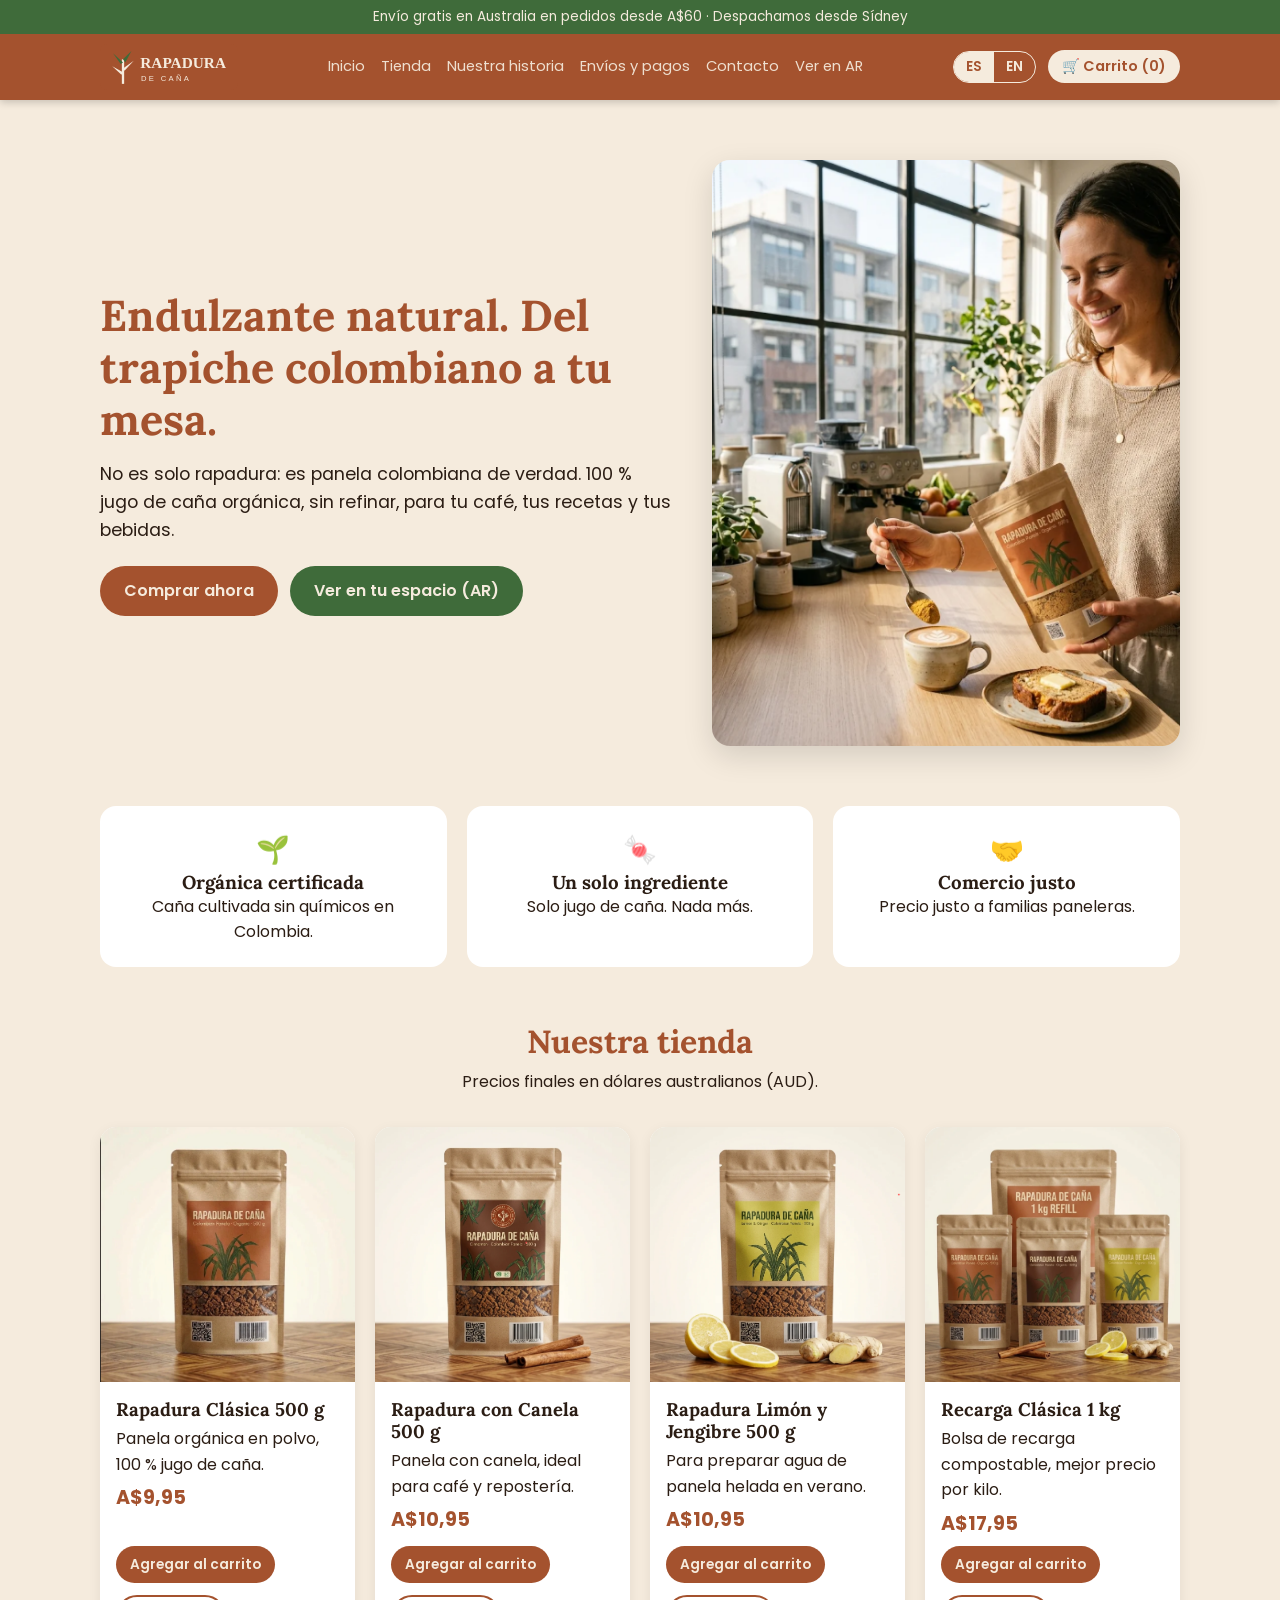
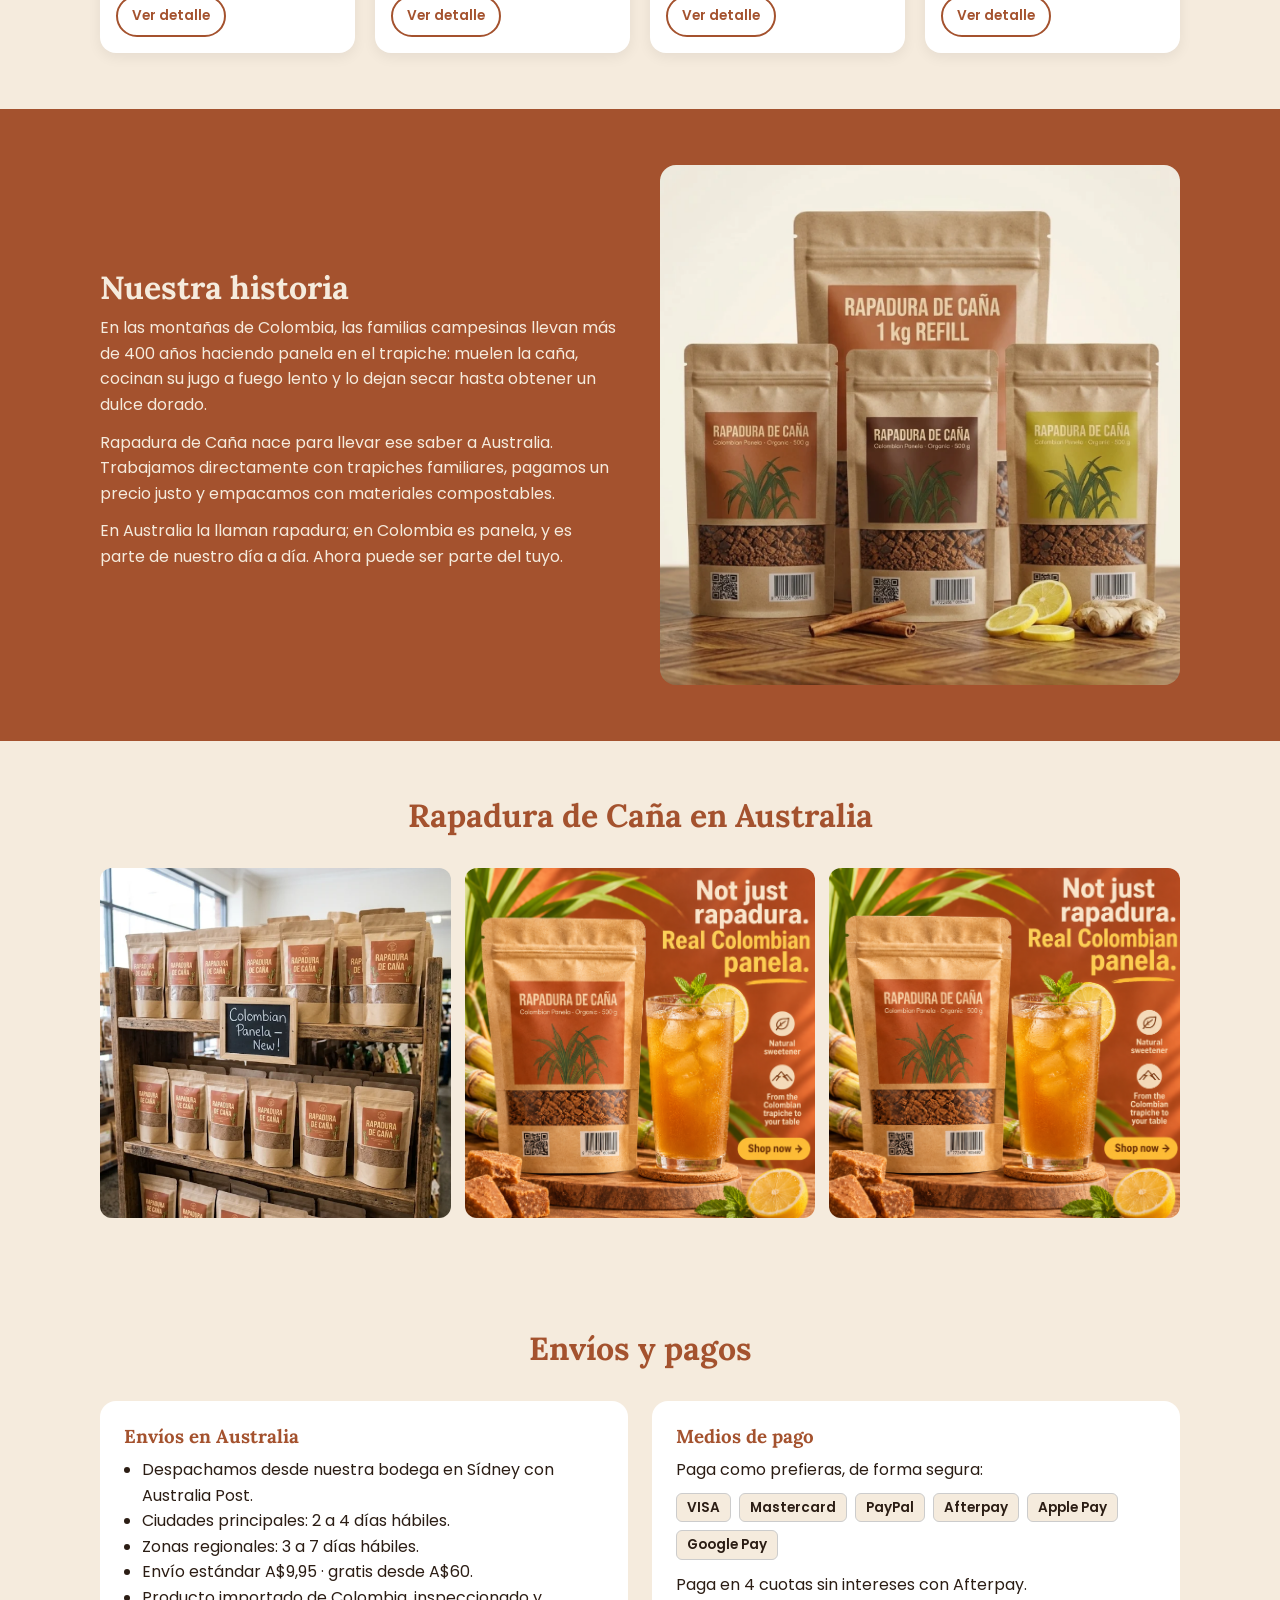
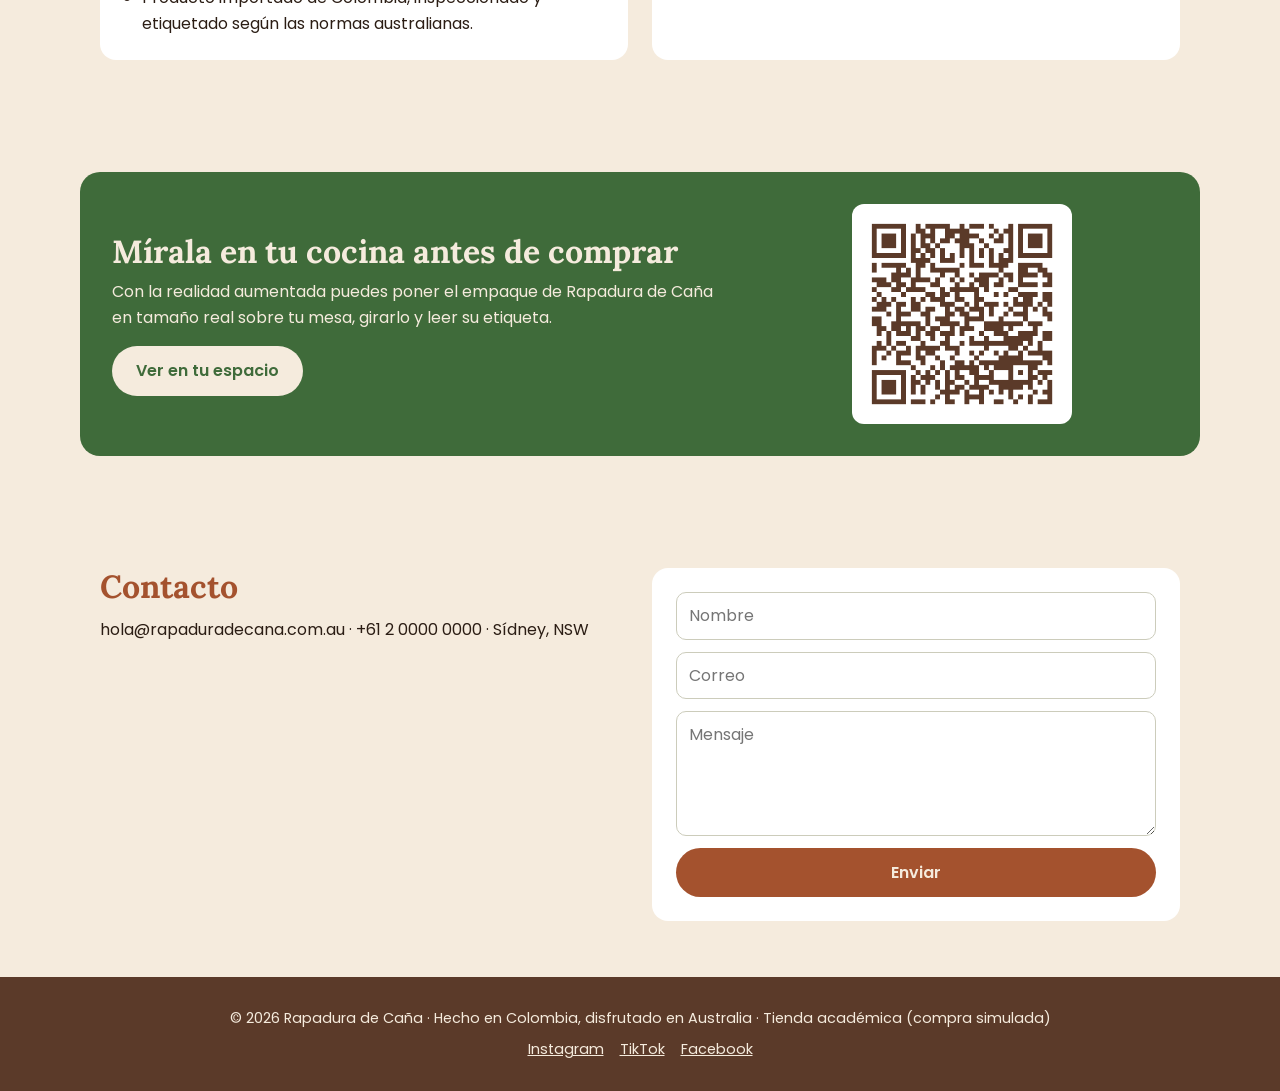
<file: index.html>
<!DOCTYPE html><html lang="es"><head><meta charset="utf-8"><meta name="viewport" content="width=device-width,initial-scale=1"><link rel="preconnect" href="https://fonts.googleapis.com"><link href="https://fonts.googleapis.com/css2?family=Lora:wght@500;700&family=Poppins:wght@300;400;600;700&display=swap" rel="stylesheet"><link rel="stylesheet" href="styles.css"><link rel="icon" href="logo.svg"><title>Rapadura de Caña · Colombian Panela</title></head><body>
<header id="hdr"></header>
<main>
<div class="wrap hero" id="inicio">
  <div>
    <h1 data-i="hero_t"></h1>
    <p data-i="hero_p"></p>
    <div class="btns"><a class="btn" href="#tienda" data-i="hero_cta"></a><a class="btn alt" href="ar.html" data-i="hero_ar"></a></div>
  </div>
  <img src="3-uso.png" alt="Rapadura de Caña" onerror="this.onerror=null;this.src='pack.png'">
</div>
<div class="wrap vals">
  <div class="val"><b>🌱</b><h3 data-i="v1"></h3><p data-i="v1d"></p></div>
  <div class="val"><b>🍬</b><h3 data-i="v2"></h3><p data-i="v2d"></p></div>
  <div class="val"><b>🤝</b><h3 data-i="v3"></h3><p data-i="v3d"></p></div>
</div>
<section id="tienda"><div class="wrap">
  <h2 data-i="shop_t"></h2><p class="sub" data-i="shop_p"></p>
  <div class="grid" id="grid"></div>
</div></section>
<section class="band" id="historia"><div class="wrap story">
  <div><h2 data-i="story_t" style="text-align:left"></h2><p data-i="story_p1"></p><p data-i="story_p2"></p><p data-i="story_p3"></p></div>
  <img src="2-linea.png" alt="Rapadura de Caña" onerror="this.onerror=null;this.src='pack.png'">
</div></section>
<section><div class="wrap">
  <h2 data-i="gal_t"></h2><p class="sub"></p>
  <div class="gallery">
    <img src="4-punto-venta.png" alt="" onerror="this.onerror=null;this.src='pack.png'">
    <img src="5-unboxing.png" alt="" onerror="this.onerror=null;this.src='pack.png'">
    <img src="6-anuncio.png" alt="" onerror="this.onerror=null;this.src='pack.png'">
  </div>
</div></section>
<section id="envios"><div class="wrap">
  <h2 data-i="ship_t"></h2><p class="sub"></p>
  <div class="info">
    <div class="box"><h3 data-i="ship_h"></h3><ul data-i="ship_l"></ul></div>
    <div class="box"><h3 data-i="pay_h"></h3><p data-i="pay_p"></p>
      <div class="pay"><span>VISA</span><span>Mastercard</span><span>PayPal</span><span>Afterpay</span><span>Apple Pay</span><span>Google Pay</span></div>
      <p style="margin-top:12px" data-i="pay_n"></p></div>
  </div>
</div></section>
<section><div class="wrap ar">
  <div><h2 data-i="ar_t"></h2><p data-i="ar_p"></p><p style="margin-top:16px"><a class="btn" style="background:var(--crm);color:var(--grn)" href="ar.html" data-i="ar_b"></a></p></div>
  <img src="qr-ar.png" alt="QR AR" style="max-width:220px;margin:auto;border-radius:12px;background:#fff;padding:10px" onerror="this.style.display='none'">
</div></section>
<section id="contacto"><div class="wrap info">
  <div><h2 data-i="contact_t" style="text-align:left"></h2><p data-i="c_info" style="margin:10px 0"></p></div>
  <form id="cform" class="box">
    <input required data-i="c_name"><input required type="email" data-i="c_email"><textarea rows="4" data-i="c_msg"></textarea>
    <button class="btn" data-i="c_send"></button>
  </form>
</div></section>
</main>
<footer id="ftr"></footer>
<script src="app.js"></script></body></html>
</file>
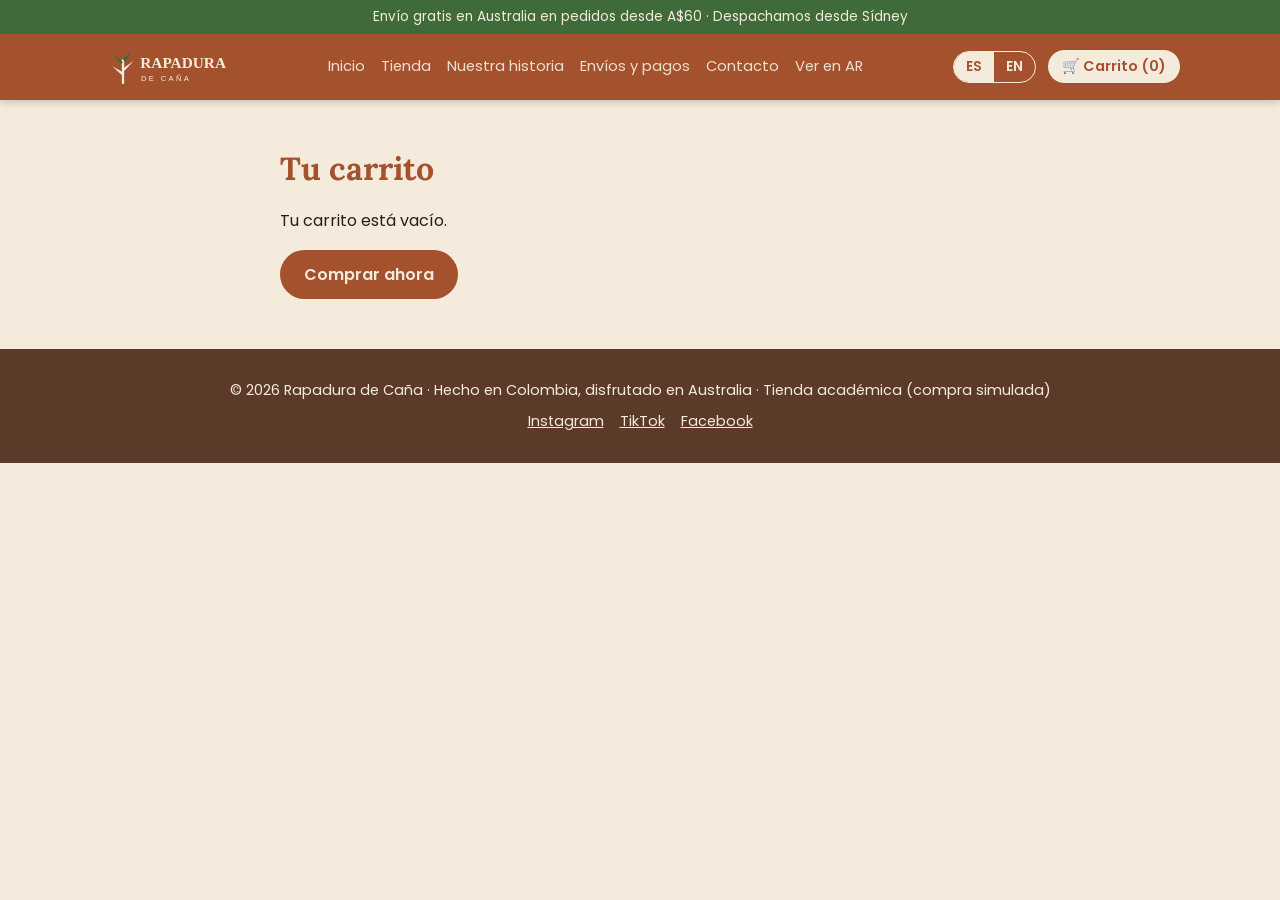
<file: carrito.html>
<!DOCTYPE html><html lang="es"><head><meta charset="utf-8"><meta name="viewport" content="width=device-width,initial-scale=1"><link rel="preconnect" href="https://fonts.googleapis.com"><link href="https://fonts.googleapis.com/css2?family=Lora:wght@500;700&family=Poppins:wght@300;400;600;700&display=swap" rel="stylesheet"><link rel="stylesheet" href="styles.css"><link rel="icon" href="logo.svg"><title>Carrito · Rapadura de Caña</title></head><body>
<header id="hdr"></header><main class="wrap" style="padding:50px 20px;max-width:760px"><h1 data-i="cart_t" style="color:var(--ter);margin-bottom:20px"></h1><div id="cartbox"></div></main><footer id="ftr"></footer>
<script src="app.js"></script></body></html>
</file>
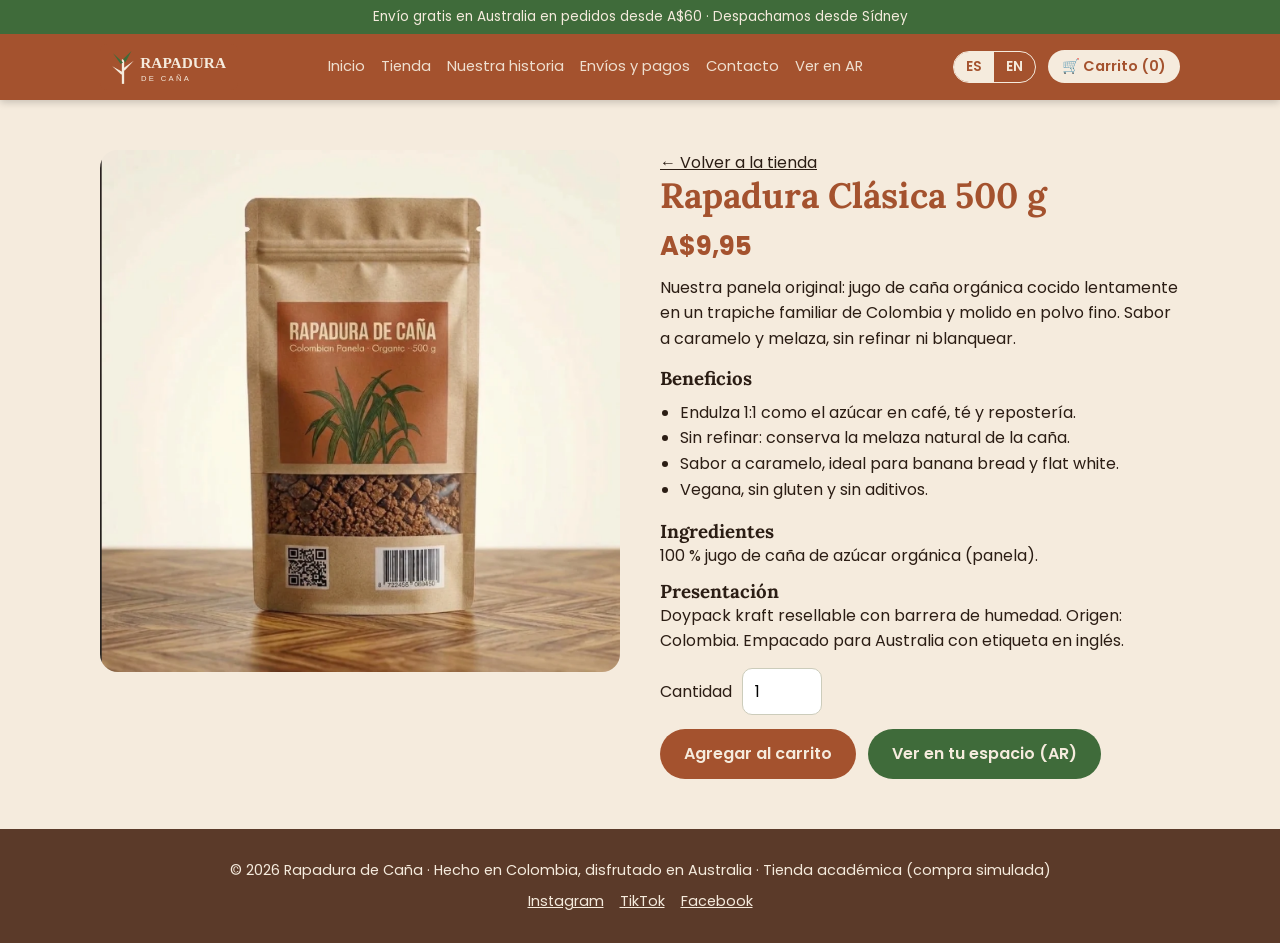
<file: producto.html>
<!DOCTYPE html><html lang="es"><head><meta charset="utf-8"><meta name="viewport" content="width=device-width,initial-scale=1"><link rel="preconnect" href="https://fonts.googleapis.com"><link href="https://fonts.googleapis.com/css2?family=Lora:wght@500;700&family=Poppins:wght@300;400;600;700&display=swap" rel="stylesheet"><link rel="stylesheet" href="styles.css"><link rel="icon" href="logo.svg"><title>Rapadura de Caña</title></head><body>
<header id="hdr"></header><main class="wrap pd" id="pd"></main><footer id="ftr"></footer>
<script src="app.js"></script></body></html>
</file>
<file: styles.css>
:root{--ter:#A4522E;--grn:#3F6B3A;--crm:#F5EBDD;--brn:#5B3A29;--ink:#2b1d14;--kraft:#C4A074}
*{box-sizing:border-box;margin:0;padding:0}
body{font-family:Poppins,Arial,sans-serif;color:var(--ink);background:var(--crm);line-height:1.6}
h1,h2,h3{font-family:Lora,Georgia,serif;line-height:1.2}
a{color:inherit}
img{max-width:100%;display:block}
.wrap{max-width:1120px;margin:0 auto;padding:0 20px}
header{background:var(--ter);color:var(--crm);position:sticky;top:0;z-index:20;box-shadow:0 2px 8px #0003}
.bar{display:flex;align-items:center;gap:18px;justify-content:space-between;padding:10px 20px;max-width:1120px;margin:0 auto;flex-wrap:wrap}
.bar img{height:46px}
nav{display:flex;gap:16px;flex-wrap:wrap;font-size:.92rem}
nav a{text-decoration:none;opacity:.92}
nav a:hover{opacity:1;text-decoration:underline}
.right{display:flex;align-items:center;gap:12px}
.lang{display:flex;border:1px solid var(--crm);border-radius:20px;overflow:hidden;font-weight:600}
.lang button{background:none;border:0;color:var(--crm);padding:4px 12px;cursor:pointer;font:inherit;font-size:.85rem}
.lang button.on{background:var(--crm);color:var(--ter)}
.cartbtn{background:var(--crm);color:var(--ter);border-radius:20px;padding:5px 14px;text-decoration:none;font-weight:600;font-size:.9rem}
.notice{background:var(--grn);color:var(--crm);text-align:center;font-size:.85rem;padding:6px}
.hero{display:grid;grid-template-columns:1.1fr .9fr;gap:40px;align-items:center;padding:60px 20px}
.hero h1{font-size:2.7rem;color:var(--ter);margin-bottom:14px}
.hero p{font-size:1.1rem;margin-bottom:22px}
.hero img{border-radius:18px;box-shadow:0 10px 30px #0002}
.btn{display:inline-block;background:var(--ter);color:var(--crm);padding:12px 24px;border-radius:30px;text-decoration:none;font-weight:600;border:0;cursor:pointer;font:inherit;font-weight:600}
.btn.alt{background:var(--grn)}
.btn.ghost{background:transparent;color:var(--ter);border:2px solid var(--ter)}
.btns{display:flex;gap:12px;flex-wrap:wrap}
section{padding:56px 0}
section h2{font-size:2rem;color:var(--ter);margin-bottom:8px;text-align:center}
.sub{text-align:center;max-width:680px;margin:0 auto 32px}
.vals{display:grid;grid-template-columns:repeat(3,1fr);gap:20px}
.val{background:#fff;border-radius:16px;padding:22px;text-align:center}
.val b{display:block;font-size:1.7rem}
.grid{display:grid;grid-template-columns:repeat(4,1fr);gap:20px}
.card{background:#fff;border-radius:16px;overflow:hidden;display:flex;flex-direction:column;box-shadow:0 4px 14px #0001}
.card img{aspect-ratio:1/1;object-fit:cover;width:100%;background:var(--kraft)}
.card .in{padding:16px;display:flex;flex-direction:column;gap:6px;flex:1}
.card h3{font-size:1.15rem}
.price{font-weight:700;color:var(--ter);font-size:1.2rem}
.card .in .btns{margin-top:auto}
.card .btn{padding:8px 14px;font-size:.85rem}
.band{background:var(--ter);color:var(--crm)}
.band h2{color:var(--crm)}
.story{display:grid;grid-template-columns:1fr 1fr;gap:40px;align-items:center}
.story img{border-radius:16px}
.story p{margin-bottom:12px}
.info{display:grid;grid-template-columns:1fr 1fr;gap:24px}
.box{background:#fff;border-radius:16px;padding:24px}
.box h3{color:var(--ter);margin-bottom:10px}
.box li{margin-left:18px}
.pay{display:flex;gap:8px;flex-wrap:wrap;margin-top:10px}
.pay span{border:1px solid #ccc;border-radius:6px;padding:3px 10px;font-size:.85rem;font-weight:600;background:var(--crm)}
.gallery{display:grid;grid-template-columns:repeat(3,1fr);gap:14px}
.gallery img{border-radius:12px;aspect-ratio:1/1;object-fit:cover;width:100%;background:var(--kraft)}
.ar{background:var(--grn);color:var(--crm);border-radius:20px;padding:32px;display:grid;grid-template-columns:1.2fr .8fr;gap:24px;align-items:center}
.ar h2{color:var(--crm);text-align:left}
form{display:grid;gap:12px}
input,textarea{font:inherit;padding:10px 12px;border:1px solid #ccb;border-radius:10px;width:100%}
footer{background:var(--brn);color:var(--crm);padding:30px 20px;text-align:center;font-size:.9rem}
footer a{margin:0 8px}
.pd{display:grid;grid-template-columns:1fr 1fr;gap:40px;padding:50px 20px}
.pd img{border-radius:18px;background:var(--kraft)}
.pd h1{color:var(--ter);font-size:2.2rem}
.pd ul{margin:10px 0 18px 20px}
.qty{display:flex;gap:10px;align-items:center;margin:14px 0}
.qty input{width:80px}
table{width:100%;border-collapse:collapse;background:#fff;border-radius:12px;overflow:hidden}
td,th{padding:12px;border-bottom:1px solid #eee;text-align:left}
.toast{position:fixed;bottom:24px;left:50%;transform:translateX(-50%);background:var(--grn);color:var(--crm);padding:12px 22px;border-radius:30px;opacity:0;transition:.3s;z-index:50}
.toast.show{opacity:1}
model-viewer{width:100%;height:70vh;background:linear-gradient(#fff,var(--crm));border-radius:18px}
@media(max-width:860px){header{position:static}
 .hero,.story,.info,.pd,.ar{grid-template-columns:1fr}
 .grid{grid-template-columns:repeat(2,1fr)}
 .vals,.gallery{grid-template-columns:1fr 1fr}
 .hero h1{font-size:2rem}
 nav{order:3;width:100%;justify-content:center;font-size:.85rem;gap:10px}
}
@media(max-width:480px){.grid{grid-template-columns:1fr}.vals{grid-template-columns:1fr}}
</file>
